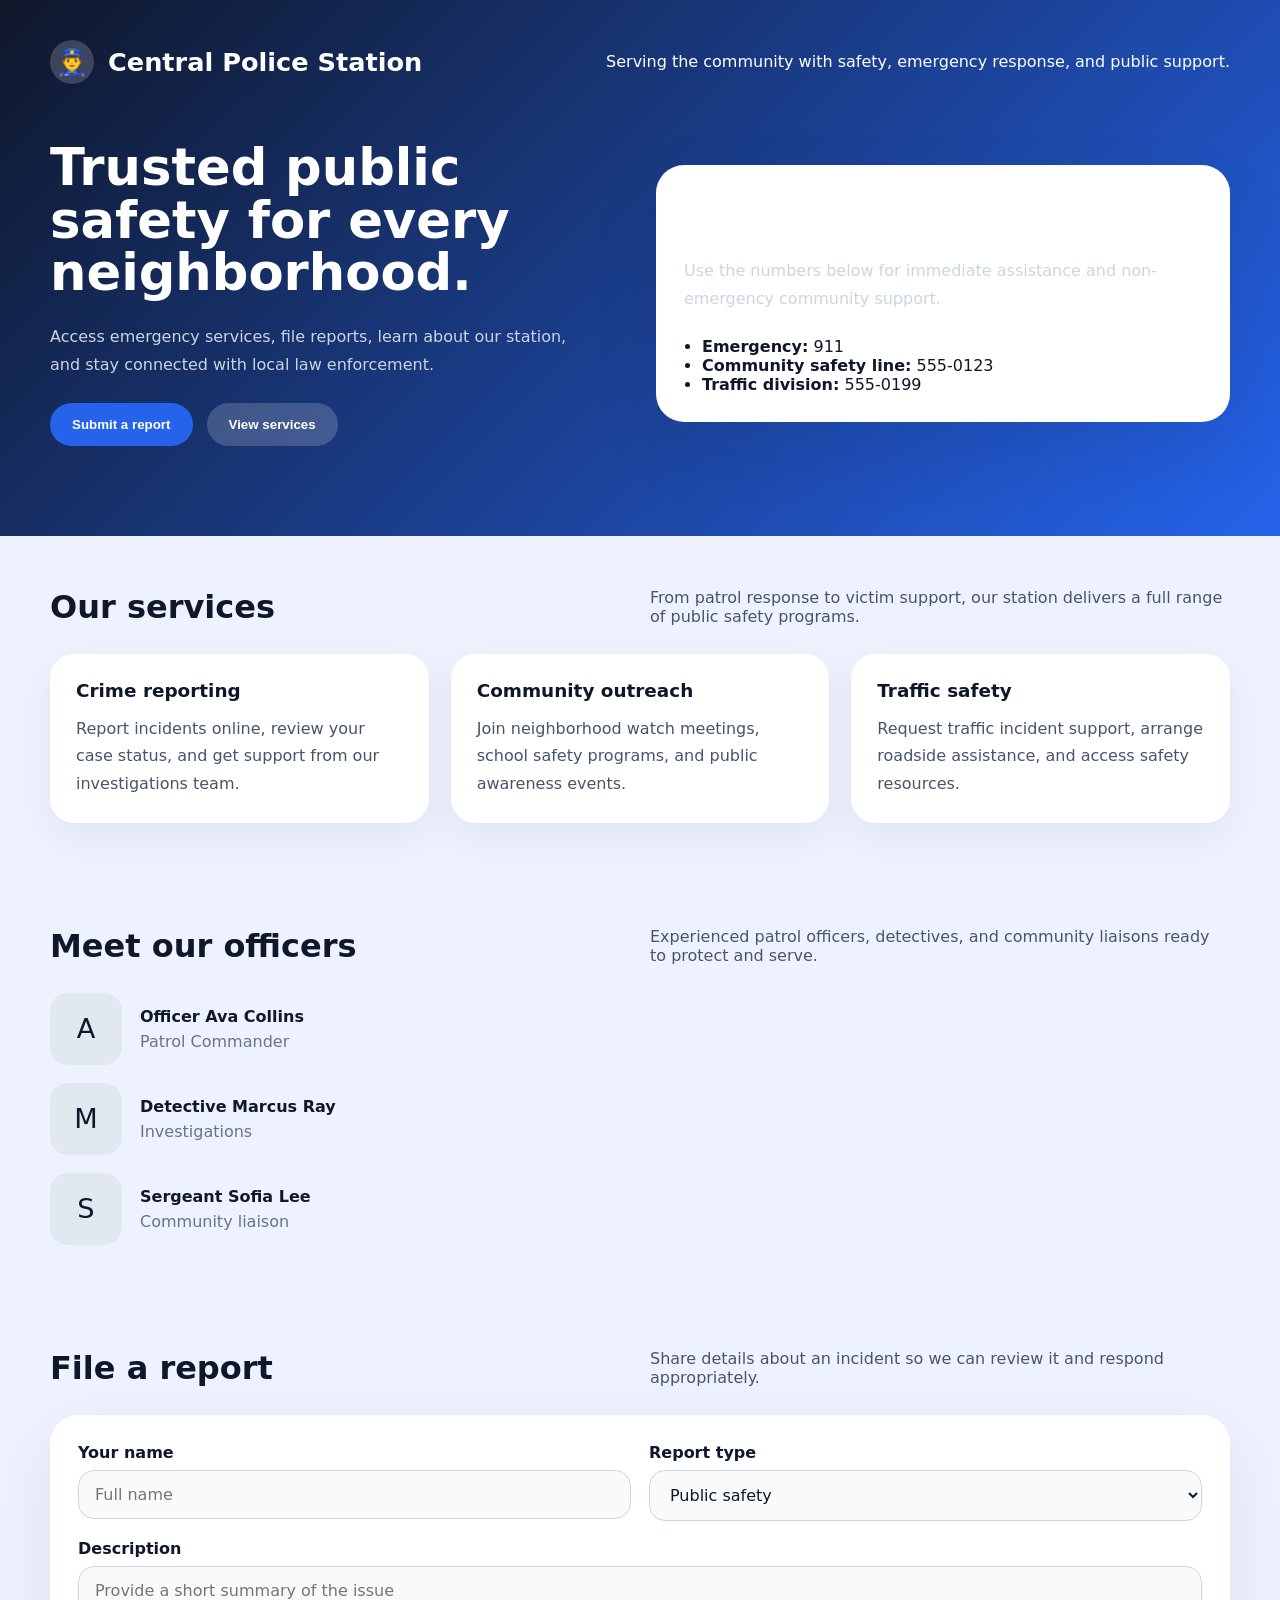
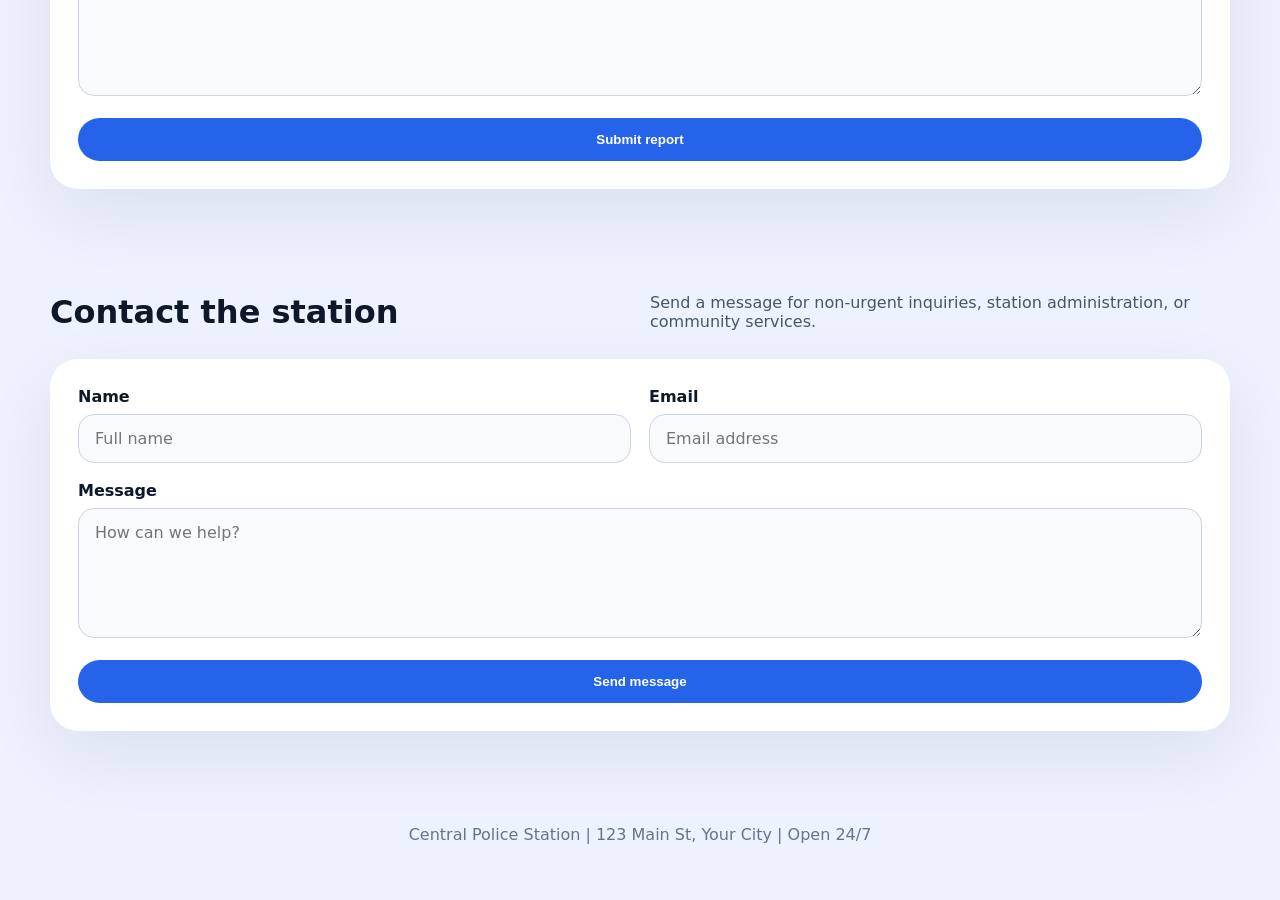
<file: index.html>
<!doctype html>
<html lang="en">
  <head>
    <meta charset="UTF-8" />
    <meta name="viewport" content="width=device-width, initial-scale=1.0" />
    <title>Central Police Station</title>
    <link rel="stylesheet" href="./abom/style.css" />
  </head>
  <body>
    <header class="site-header">
      <div class="container">
        <div class="top-bar">
          <div class="site-title">
            <span>👮</span>
            Central Police Station
          </div>
          <div>
            <p>
              Serving the community with safety, emergency response, and public
              support.
            </p>
          </div>
        </div>
        <div class="hero">
          <div>
            <h1>Trusted public safety for every neighborhood.</h1>
            <p>
              Access emergency services, file reports, learn about our station,
              and stay connected with local law enforcement.
            </p>
            <div class="hero-actions">
              <button
                class="button primary"
                type="button"
                onclick="
                  document
                    .getElementById('report-form')
                    .scrollIntoView({ behavior: 'smooth' })
                "
              >
                Submit a report
              </button>
              <button
                class="button secondary"
                type="button"
                onclick="
                  document
                    .getElementById('services')
                    .scrollIntoView({ behavior: 'smooth' })
                "
              >
                View services
              </button>
            </div>
          </div>
          <div class="highlight-card">
            <h3>Emergency hotlines</h3>
            <p>
              Use the numbers below for immediate assistance and non-emergency
              community support.
            </p>
            <ul style="margin: 16px 0 0; padding-left: 18px; color: #0f172a">
              <li><strong>Emergency:</strong> 911</li>
              <li><strong>Community safety line:</strong> 555-0123</li>
              <li><strong>Traffic division:</strong> 555-0199</li>
            </ul>
          </div>
        </div>
      </div>
    </header>

    <main class="container">
      <section id="services" class="section">
        <div class="section-title">
          <h2>Our services</h2>
          <p>
            From patrol response to victim support, our station delivers a full
            range of public safety programs.
          </p>
        </div>
        <div class="grid-3">
          <div class="card">
            <h3>Crime reporting</h3>
            <p>
              Report incidents online, review your case status, and get support
              from our investigations team.
            </p>
          </div>
          <div class="card">
            <h3>Community outreach</h3>
            <p>
              Join neighborhood watch meetings, school safety programs, and
              public awareness events.
            </p>
          </div>
          <div class="card">
            <h3>Traffic safety</h3>
            <p>
              Request traffic incident support, arrange roadside assistance, and
              access safety resources.
            </p>
          </div>
        </div>
      </section>

      <section class="section">
        <div class="section-title">
          <h2>Meet our officers</h2>
          <p>
            Experienced patrol officers, detectives, and community liaisons
            ready to protect and serve.
          </p>
        </div>
        <div class="officer-list">
          <div class="officer">
            <div class="officer-avatar">A</div>
            <div class="officer-info">
              <h4>Officer Ava Collins</h4>
              <span>Patrol Commander</span>
            </div>
          </div>
          <div class="officer">
            <div class="officer-avatar">M</div>
            <div class="officer-info">
              <h4>Detective Marcus Ray</h4>
              <span>Investigations</span>
            </div>
          </div>
          <div class="officer">
            <div class="officer-avatar">S</div>
            <div class="officer-info">
              <h4>Sergeant Sofia Lee</h4>
              <span>Community liaison</span>
            </div>
          </div>
        </div>
      </section>

      <section id="report-form" class="section">
        <div class="section-title">
          <h2>File a report</h2>
          <p>
            Share details about an incident so we can review it and respond
            appropriately.
          </p>
        </div>
        <div class="form-card">
          <form onsubmit="handleReportSubmit(event)">
            <div class="form-grid">
              <div class="row-two">
                <div>
                  <label for="reportName">Your name</label>
                  <input
                    id="reportName"
                    name="reportName"
                    placeholder="Full name"
                    required
                  />
                </div>
                <div>
                  <label for="reportType">Report type</label>
                  <select id="reportType" name="reportType" required>
                    <option value="public-safety">Public safety</option>
                    <option value="traffic">Traffic incident</option>
                    <option value="property-crime">Property crime</option>
                    <option value="other">Other</option>
                  </select>
                </div>
              </div>
              <div>
                <label for="reportDescription">Description</label>
                <textarea
                  id="reportDescription"
                  name="reportDescription"
                  placeholder="Provide a short summary of the issue"
                  required
                ></textarea>
              </div>
              <button class="button primary" type="submit">
                Submit report
              </button>
            </div>
          </form>
        </div>
      </section>

      <section class="section">
        <div class="section-title">
          <h2>Contact the station</h2>
          <p>
            Send a message for non-urgent inquiries, station administration, or
            community services.
          </p>
        </div>
        <div class="form-card">
          <form id="contact-form" onsubmit="handleContactSubmit(event)">
            <div class="form-grid">
              <div class="row-two">
                <div>
                  <label for="contactName">Name</label>
                  <input
                    id="contactName"
                    name="contactName"
                    placeholder="Full name"
                    required
                  />
                </div>
                <div>
                  <label for="contactEmail">Email</label>
                  <input
                    id="contactEmail"
                    name="contactEmail"
                    type="email"
                    placeholder="Email address"
                    required
                  />
                </div>
              </div>
              <div>
                <label for="contactMessage">Message</label>
                <textarea
                  id="contactMessage"
                  name="contactMessage"
                  placeholder="How can we help?"
                  required
                ></textarea>
              </div>
              <button class="button primary" type="submit">Send message</button>
            </div>
          </form>
        </div>
      </section>
    </main>

    <footer>
      <div class="container">
        <p>Central Police Station | 123 Main St, Your City | Open 24/7</p>
      </div>
    </footer>

    <div id="portal-notice" class="notice"></div>
    <script src="./abom/script.js"></script>
  </body>
</html>
</file>
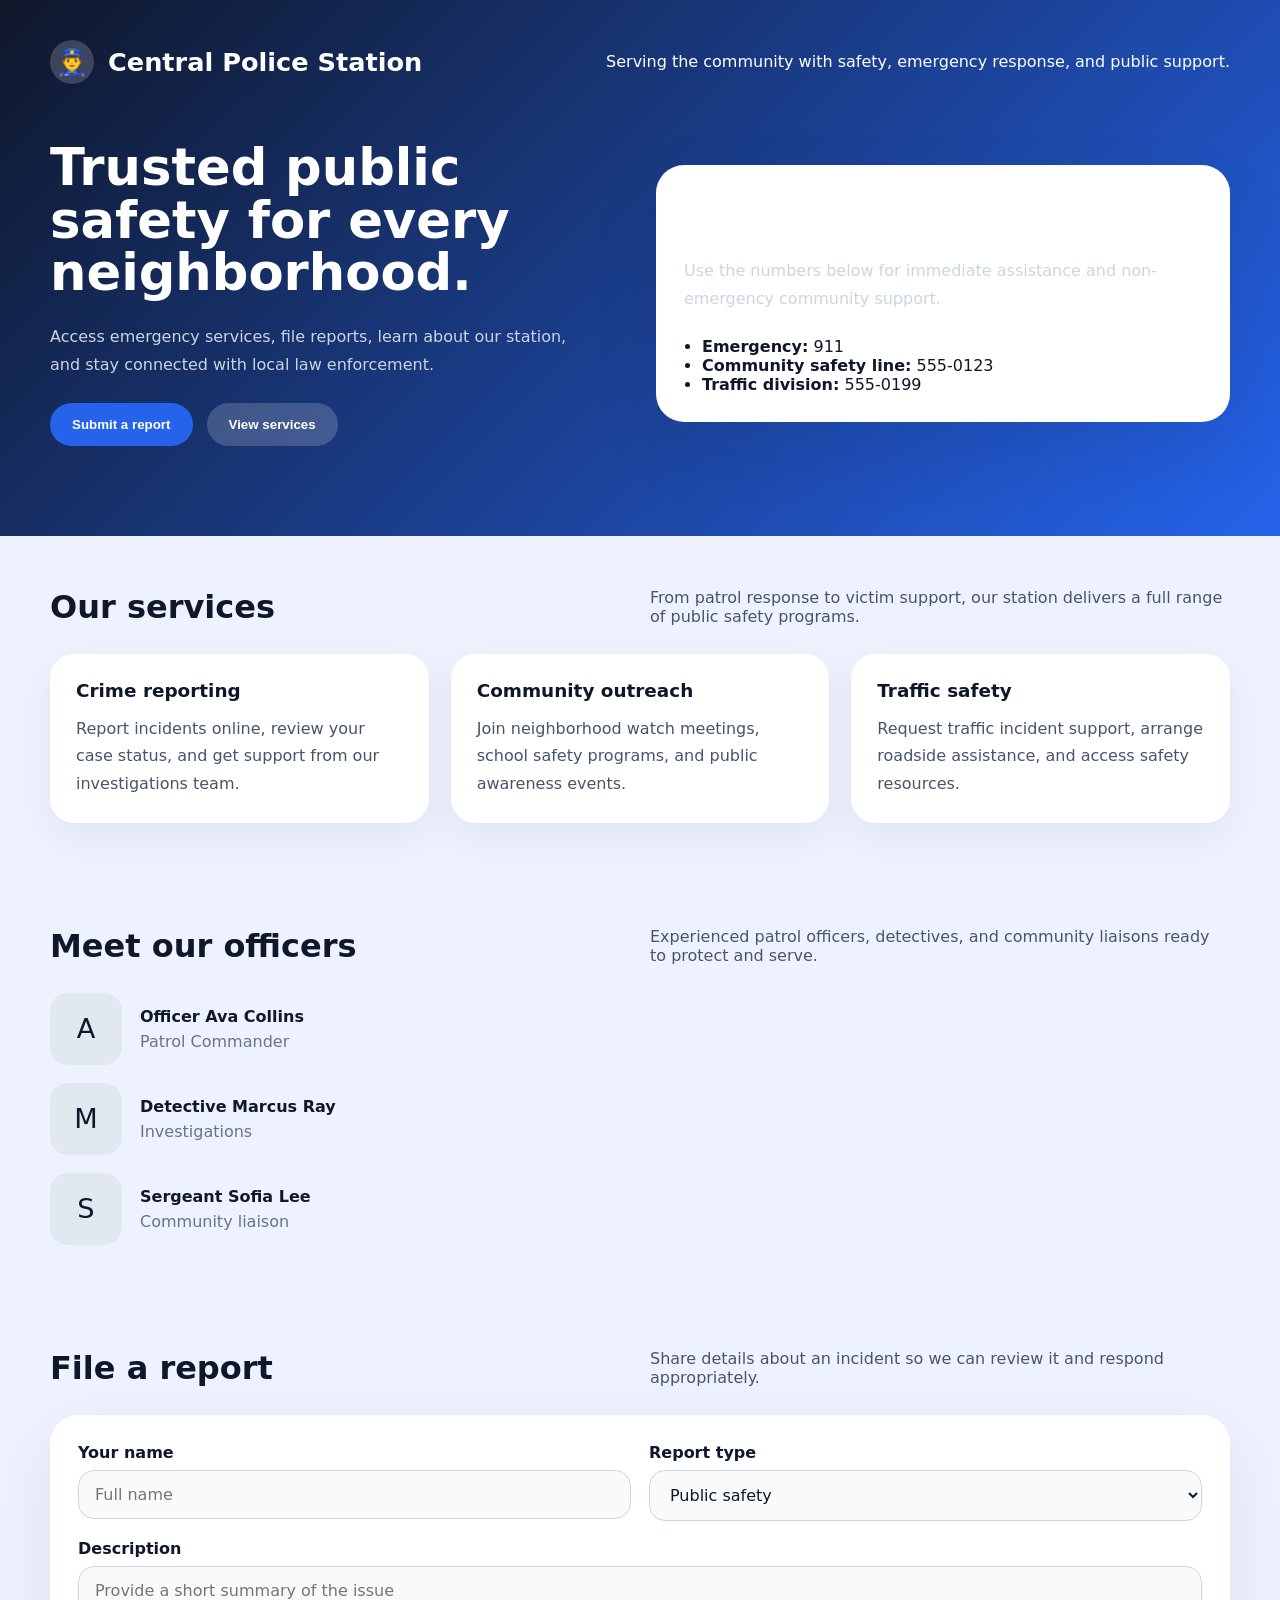
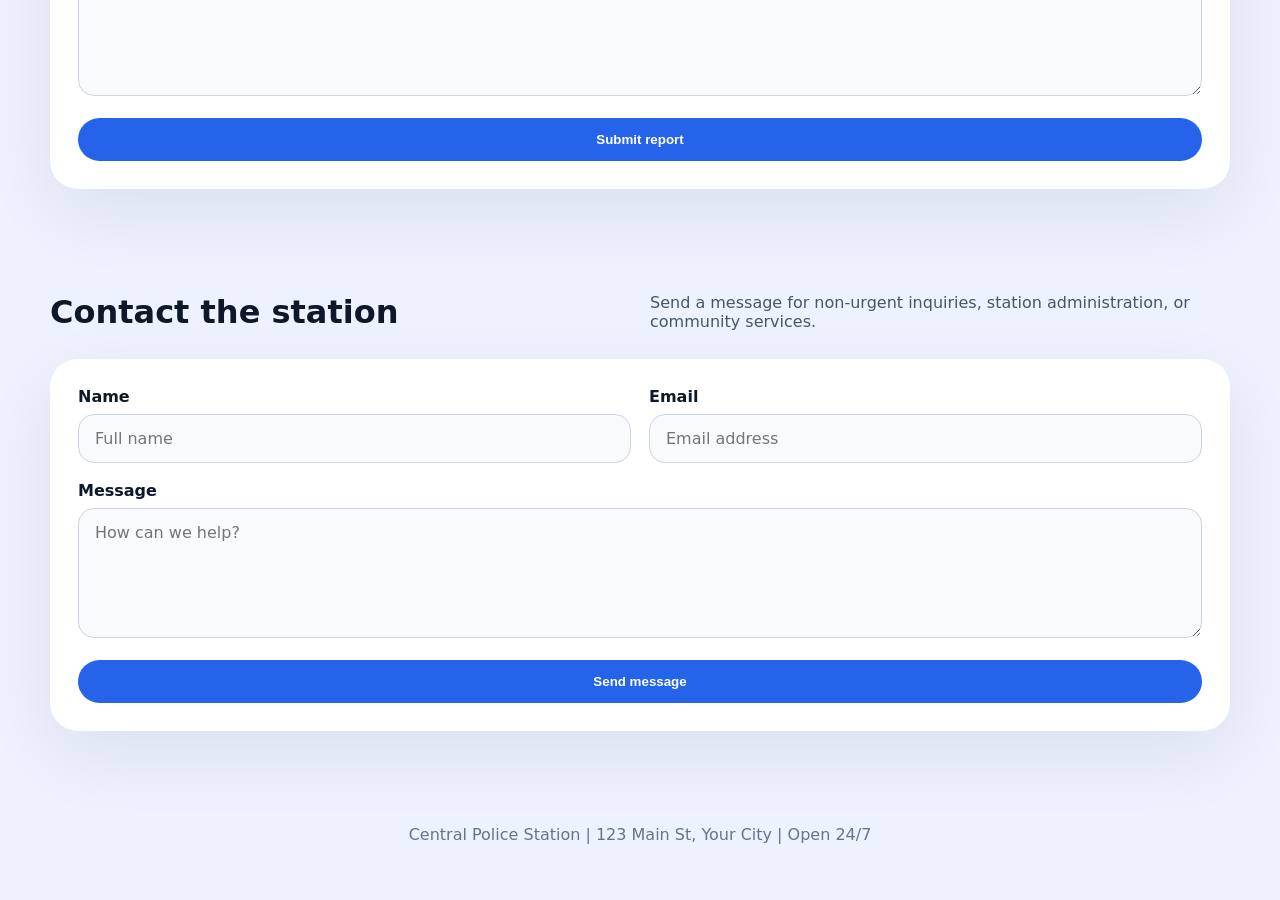
<file: project3.html>
<!doctype html>
<html lang="en">
  <head>
    <meta charset="UTF-8" />
    <meta name="viewport" content="width=device-width, initial-scale=1.0" />
    <title>Central Police Station</title>
    <link rel="stylesheet" href="style.css" />
  </head>
  <body>
    <header class="site-header">
      <div class="container">
        <div class="top-bar">
          <div class="site-title">
            <span>👮</span>
            Central Police Station
          </div>
          <div>
            <p>
              Serving the community with safety, emergency response, and public
              support.
            </p>
          </div>
        </div>
        <div class="hero">
          <div>
            <h1>Trusted public safety for every neighborhood.</h1>
            <p>
              Access emergency services, file reports, learn about our station,
              and stay connected with local law enforcement.
            </p>
            <div class="hero-actions">
              <button
                class="button primary"
                type="button"
                onclick="
                  document
                    .getElementById('report-form')
                    .scrollIntoView({ behavior: 'smooth' })
                "
              >
                Submit a report
              </button>
              <button
                class="button secondary"
                type="button"
                onclick="
                  document
                    .getElementById('services')
                    .scrollIntoView({ behavior: 'smooth' })
                "
              >
                View services
              </button>
            </div>
          </div>
          <div class="highlight-card">
            <h3>Emergency hotlines</h3>
            <p>
              Use the numbers below for immediate assistance and non-emergency
              community support.
            </p>
            <ul style="margin: 16px 0 0; padding-left: 18px; color: #0f172a">
              <li><strong>Emergency:</strong> 911</li>
              <li><strong>Community safety line:</strong> 555-0123</li>
              <li><strong>Traffic division:</strong> 555-0199</li>
            </ul>
          </div>
        </div>
      </div>
    </header>

    <main class="container">
      <section id="services" class="section">
        <div class="section-title">
          <h2>Our services</h2>
          <p>
            From patrol response to victim support, our station delivers a full
            range of public safety programs.
          </p>
        </div>
        <div class="grid-3">
          <div class="card">
            <h3>Crime reporting</h3>
            <p>
              Report incidents online, review your case status, and get support
              from our investigations team.
            </p>
          </div>
          <div class="card">
            <h3>Community outreach</h3>
            <p>
              Join neighborhood watch meetings, school safety programs, and
              public awareness events.
            </p>
          </div>
          <div class="card">
            <h3>Traffic safety</h3>
            <p>
              Request traffic incident support, arrange roadside assistance, and
              access safety resources.
            </p>
          </div>
        </div>
      </section>

      <section class="section">
        <div class="section-title">
          <h2>Meet our officers</h2>
          <p>
            Experienced patrol officers, detectives, and community liaisons
            ready to protect and serve.
          </p>
        </div>
        <div class="officer-list">
          <div class="officer">
            <div class="officer-avatar">A</div>
            <div class="officer-info">
              <h4>Officer Ava Collins</h4>
              <span>Patrol Commander</span>
            </div>
          </div>
          <div class="officer">
            <div class="officer-avatar">M</div>
            <div class="officer-info">
              <h4>Detective Marcus Ray</h4>
              <span>Investigations</span>
            </div>
          </div>
          <div class="officer">
            <div class="officer-avatar">S</div>
            <div class="officer-info">
              <h4>Sergeant Sofia Lee</h4>
              <span>Community liaison</span>
            </div>
          </div>
        </div>
      </section>

      <section id="report-form" class="section">
        <div class="section-title">
          <h2>File a report</h2>
          <p>
            Share details about an incident so we can review it and respond
            appropriately.
          </p>
        </div>
        <div class="form-card">
          <form onsubmit="handleReportSubmit(event)">
            <div class="form-grid">
              <div class="row-two">
                <div>
                  <label for="reportName">Your name</label>
                  <input
                    id="reportName"
                    name="reportName"
                    placeholder="Full name"
                    required
                  />
                </div>
                <div>
                  <label for="reportType">Report type</label>
                  <select id="reportType" name="reportType" required>
                    <option value="public-safety">Public safety</option>
                    <option value="traffic">Traffic incident</option>
                    <option value="property-crime">Property crime</option>
                    <option value="other">Other</option>
                  </select>
                </div>
              </div>
              <div>
                <label for="reportDescription">Description</label>
                <textarea
                  id="reportDescription"
                  name="reportDescription"
                  placeholder="Provide a short summary of the issue"
                  required
                ></textarea>
              </div>
              <button class="button primary" type="submit">
                Submit report
              </button>
            </div>
          </form>
        </div>
      </section>

      <section class="section">
        <div class="section-title">
          <h2>Contact the station</h2>
          <p>
            Send a message for non-urgent inquiries, station administration, or
            community services.
          </p>
        </div>
        <div class="form-card">
          <form id="contact-form" onsubmit="handleContactSubmit(event)">
            <div class="form-grid">
              <div class="row-two">
                <div>
                  <label for="contactName">Name</label>
                  <input
                    id="contactName"
                    name="contactName"
                    placeholder="Full name"
                    required
                  />
                </div>
                <div>
                  <label for="contactEmail">Email</label>
                  <input
                    id="contactEmail"
                    name="contactEmail"
                    type="email"
                    placeholder="Email address"
                    required
                  />
                </div>
              </div>
              <div>
                <label for="contactMessage">Message</label>
                <textarea
                  id="contactMessage"
                  name="contactMessage"
                  placeholder="How can we help?"
                  required
                ></textarea>
              </div>
              <button class="button primary" type="submit">Send message</button>
            </div>
          </form>
        </div>
      </section>
    </main>

    <footer>
      <div class="container">
        <p>Central Police Station | 123 Main St, Your City | Open 24/7</p>
      </div>
    </footer>

    <div id="portal-notice" class="notice"></div>
    <script src="script.js"></script>
  </body>
</html>
</file>
<file: abom/style.css>
* {
  box-sizing: border-box;
}

body {
  margin: 0;
  font-family:
    "Inter",
    system-ui,
    -apple-system,
    BlinkMacSystemFont,
    "Segoe UI",
    sans-serif;
  background: #eef2ff;
  color: #0f172a;
}

a {
  color: inherit;
}

.container {
  width: min(1180px, calc(100% - 32px));
  margin: 0 auto;
}

.site-header {
  background: linear-gradient(135deg, #0f172a, #2563eb);
  color: white;
  padding: 36px 0;
}

.site-header .top-bar {
  display: flex;
  justify-content: space-between;
  align-items: center;
  flex-wrap: wrap;
  gap: 16px;
}

.site-title {
  display: flex;
  align-items: center;
  gap: 14px;
  font-size: clamp(1.4rem, 2vw, 2rem);
  font-weight: 800;
}

.site-title span {
  display: inline-flex;
  width: 44px;
  height: 44px;
  align-items: center;
  justify-content: center;
  border-radius: 50%;
  background: rgba(255, 255, 255, 0.18);
}

.hero {
  display: grid;
  grid-template-columns: 1fr 1fr;
  gap: 32px;
  align-items: center;
  padding: 54px 0;
}

.hero h1 {
  margin: 0;
  font-size: clamp(2.6rem, 4vw, 3.8rem);
  line-height: 1.03;
}

.hero p {
  margin: 24px 0;
  max-width: 540px;
  color: #cbd5e1;
  line-height: 1.75;
}

.hero-actions {
  display: flex;
  gap: 14px;
  flex-wrap: wrap;
}

.button {
  display: inline-flex;
  align-items: center;
  justify-content: center;
  gap: 10px;
  padding: 14px 22px;
  border-radius: 999px;
  border: none;
  cursor: pointer;
  font-weight: 700;
  transition:
    transform 0.2s ease,
    box-shadow 0.2s ease;
}

.button:hover {
  transform: translateY(-1px);
  box-shadow: 0 18px 45px rgba(15, 23, 42, 0.18);
}

.button.primary {
  background: #2563eb;
  color: white;
}

.button.secondary {
  background: rgba(255, 255, 255, 0.18);
  color: white;
}

.highlight-card {
  background: white;
  border-radius: 28px;
  padding: 28px;
  box-shadow: 0 26px 70px rgba(15, 23, 42, 0.08);
}

.section {
  padding: 52px 0;
}

.section-title {
  display: flex;
  align-items: center;
  justify-content: space-between;
  gap: 16px;
  margin-bottom: 28px;
}

.section-title h2 {
  margin: 0;
  font-size: 2rem;
}

.section-title p {
  margin: 0;
  color: #475569;
  max-width: 580px;
}

.grid-3 {
  display: grid;
  grid-template-columns: repeat(3, minmax(0, 1fr));
  gap: 22px;
}

.card {
  background: white;
  border-radius: 24px;
  padding: 26px;
  box-shadow: 0 14px 40px rgba(15, 23, 42, 0.06);
}

.card h3 {
  margin-top: 0;
  margin-bottom: 14px;
  font-size: 1.15rem;
}

.card p {
  margin: 0;
  color: #475569;
  line-height: 1.7;
}

.officer-list {
  display: grid;
  gap: 18px;
}

.officer {
  display: grid;
  grid-template-columns: 72px 1fr;
  gap: 18px;
  align-items: center;
}

.officer-avatar {
  width: 72px;
  height: 72px;
  border-radius: 18px;
  background: #e2e8f0;
  display: grid;
  place-items: center;
  font-size: 1.7rem;
}

.officer-info h4 {
  margin: 0;
  font-size: 1rem;
}

.officer-info span {
  display: block;
  color: #64748b;
  margin-top: 6px;
}

.form-card {
  background: white;
  border-radius: 28px;
  padding: 28px;
  box-shadow: 0 24px 70px rgba(15, 23, 42, 0.08);
}

.form-grid {
  display: grid;
  gap: 18px;
}

.form-grid .row-two {
  display: grid;
  grid-template-columns: repeat(2, minmax(0, 1fr));
  gap: 18px;
}

label {
  display: block;
  margin-bottom: 8px;
  font-weight: 600;
  color: #0f172a;
}

input,
textarea,
select {
  width: 100%;
  border: 1px solid #cbd5e1;
  border-radius: 16px;
  padding: 14px 16px;
  background: #f8fafc;
  font: inherit;
  color: #0f172a;
}

textarea {
  min-height: 130px;
  resize: vertical;
}

.notice {
  position: fixed;
  right: 24px;
  bottom: 24px;
  background: #111827;
  color: white;
  padding: 16px 22px;
  border-radius: 18px;
  box-shadow: 0 20px 70px rgba(15, 23, 42, 0.25);
  opacity: 0;
  pointer-events: none;
  transition: opacity 0.2s ease;
}

.notice.visible {
  opacity: 1;
  pointer-events: auto;
}

footer {
  padding: 26px 0 40px;
  text-align: center;
  color: #64748b;
}

@media (max-width: 980px) {
  .hero,
  .grid-3,
  .row-two {
    grid-template-columns: 1fr;
  }

  .section-title {
    flex-direction: column;
    align-items: flex-start;
  }
}
</file>
<file: style.css>
* {
  box-sizing: border-box;
}

body {
  margin: 0;
  font-family:
    "Inter",
    system-ui,
    -apple-system,
    BlinkMacSystemFont,
    "Segoe UI",
    sans-serif;
  background: #eef2ff;
  color: #0f172a;
}

a {
  color: inherit;
}

.container {
  width: min(1180px, calc(100% - 32px));
  margin: 0 auto;
}

.site-header {
  background: linear-gradient(135deg, #0f172a, #2563eb);
  color: white;
  padding: 36px 0;
}

.site-header .top-bar {
  display: flex;
  justify-content: space-between;
  align-items: center;
  flex-wrap: wrap;
  gap: 16px;
}

.site-title {
  display: flex;
  align-items: center;
  gap: 14px;
  font-size: clamp(1.4rem, 2vw, 2rem);
  font-weight: 800;
}

.site-title span {
  display: inline-flex;
  width: 44px;
  height: 44px;
  align-items: center;
  justify-content: center;
  border-radius: 50%;
  background: rgba(255, 255, 255, 0.18);
}

.hero {
  display: grid;
  grid-template-columns: 1fr 1fr;
  gap: 32px;
  align-items: center;
  padding: 54px 0;
}

.hero h1 {
  margin: 0;
  font-size: clamp(2.6rem, 4vw, 3.8rem);
  line-height: 1.03;
}

.hero p {
  margin: 24px 0;
  max-width: 540px;
  color: #cbd5e1;
  line-height: 1.75;
}

.hero-actions {
  display: flex;
  gap: 14px;
  flex-wrap: wrap;
}

.button {
  display: inline-flex;
  align-items: center;
  justify-content: center;
  gap: 10px;
  padding: 14px 22px;
  border-radius: 999px;
  border: none;
  cursor: pointer;
  font-weight: 700;
  transition:
    transform 0.2s ease,
    box-shadow 0.2s ease;
}

.button:hover {
  transform: translateY(-1px);
  box-shadow: 0 18px 45px rgba(15, 23, 42, 0.18);
}

.button.primary {
  background: #2563eb;
  color: white;
}

.button.secondary {
  background: rgba(255, 255, 255, 0.18);
  color: white;
}

.highlight-card {
  background: white;
  border-radius: 28px;
  padding: 28px;
  box-shadow: 0 26px 70px rgba(15, 23, 42, 0.08);
}

.section {
  padding: 52px 0;
}

.section-title {
  display: flex;
  align-items: center;
  justify-content: space-between;
  gap: 16px;
  margin-bottom: 28px;
}

.section-title h2 {
  margin: 0;
  font-size: 2rem;
}

.section-title p {
  margin: 0;
  color: #475569;
  max-width: 580px;
}

.grid-3 {
  display: grid;
  grid-template-columns: repeat(3, minmax(0, 1fr));
  gap: 22px;
}

.card {
  background: white;
  border-radius: 24px;
  padding: 26px;
  box-shadow: 0 14px 40px rgba(15, 23, 42, 0.06);
}

.card h3 {
  margin-top: 0;
  margin-bottom: 14px;
  font-size: 1.15rem;
}

.card p {
  margin: 0;
  color: #475569;
  line-height: 1.7;
}

.officer-list {
  display: grid;
  gap: 18px;
}

.officer {
  display: grid;
  grid-template-columns: 72px 1fr;
  gap: 18px;
  align-items: center;
}

.officer-avatar {
  width: 72px;
  height: 72px;
  border-radius: 18px;
  background: #e2e8f0;
  display: grid;
  place-items: center;
  font-size: 1.7rem;
}

.officer-info h4 {
  margin: 0;
  font-size: 1rem;
}

.officer-info span {
  display: block;
  color: #64748b;
  margin-top: 6px;
}

.form-card {
  background: white;
  border-radius: 28px;
  padding: 28px;
  box-shadow: 0 24px 70px rgba(15, 23, 42, 0.08);
}

.form-grid {
  display: grid;
  gap: 18px;
}

.form-grid .row-two {
  display: grid;
  grid-template-columns: repeat(2, minmax(0, 1fr));
  gap: 18px;
}

label {
  display: block;
  margin-bottom: 8px;
  font-weight: 600;
  color: #0f172a;
}

input,
textarea,
select {
  width: 100%;
  border: 1px solid #cbd5e1;
  border-radius: 16px;
  padding: 14px 16px;
  background: #f8fafc;
  font: inherit;
  color: #0f172a;
}

textarea {
  min-height: 130px;
  resize: vertical;
}

.notice {
  position: fixed;
  right: 24px;
  bottom: 24px;
  background: #111827;
  color: white;
  padding: 16px 22px;
  border-radius: 18px;
  box-shadow: 0 20px 70px rgba(15, 23, 42, 0.25);
  opacity: 0;
  pointer-events: none;
  transition: opacity 0.2s ease;
}

.notice.visible {
  opacity: 1;
  pointer-events: auto;
}

footer {
  padding: 26px 0 40px;
  text-align: center;
  color: #64748b;
}

@media (max-width: 980px) {
  .hero,
  .grid-3,
  .row-two {
    grid-template-columns: 1fr;
  }

  .section-title {
    flex-direction: column;
    align-items: flex-start;
  }
}
</file>
